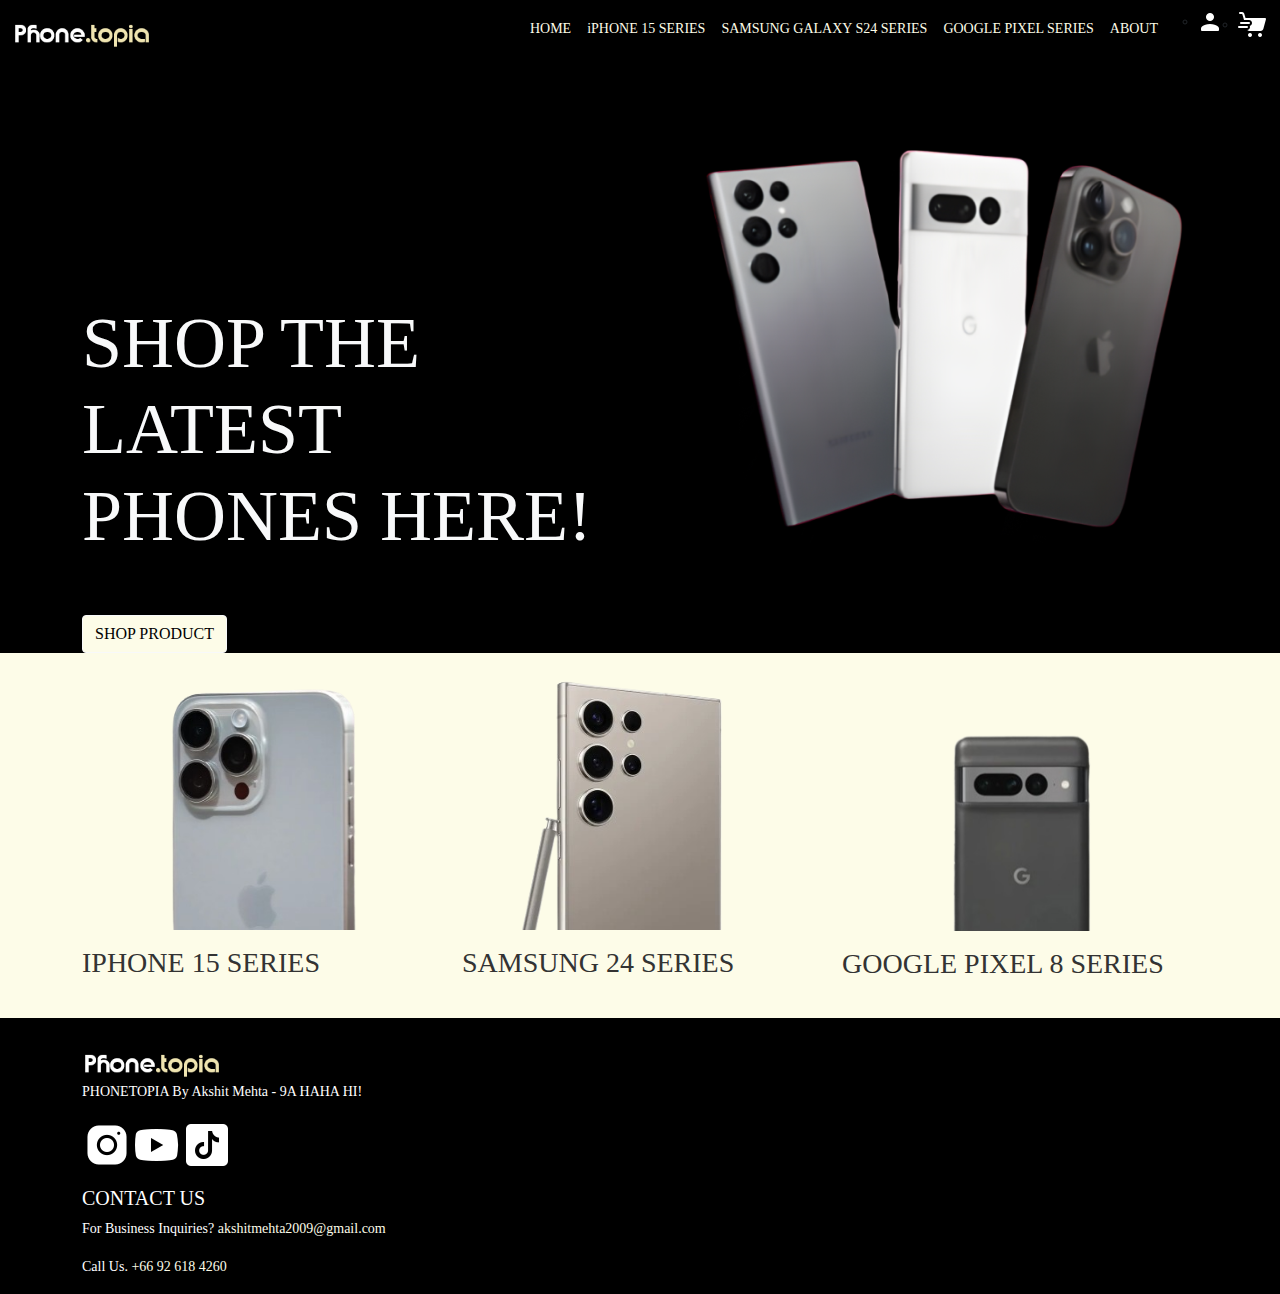
<file: index.html>
<!DOCTYPE html>
<html>
  <head>
    <title>PhoneTopia</title>
    <link rel="stylesheet" type="text/css" href="bootstrap.min.css">
    <link rel="stylesheet" type="text/css" href="style.css">
    <link rel="preconnect" href="https://fonts.googleapis.com">
    <link rel="preconnect" href="https://fonts.gstatic.com" crossorigin>
    <link href="https://fonts.googleapis.com/css2?family=Kranky&family=Platypi:ital,wght@0,300..800;1,300..800&display=swap" rel="stylesheet">
  </head>
  <body>
    <header class="header">
      <nav class="navbar navbar-expand-lg">
        <div class="container-fluid">
          <a href="index.html">
            <img src="main-logo.png" class="logo">
          </a>
            <div >
              <ul id="navbar" class="navbar-nav">
                <li class="nav-item">
                  <a class="nav-link" href="#home">HOME</a>
                </li>
                <li class="nav-item">
                  <a class="nav-link" href="apple.html">iPHONE 15 SERIES</a>
                </li>
                <li class="nav-item">
                  <a class="nav-link" href="samsung.html">SAMSUNG GALAXY S24 SERIES</a>
                </li>
                <li class="nav-item">
                  <a class="nav-link" href="google.html">GOOGLE PIXEL SERIES</a>
                </li>
                <li class="nav-item">
                  <a class="nav-link" href="#footer">ABOUT</a>
                </li>
                <li class="nav-item">
                  <div class="user-items">
                    <ul class="d-flex">
                      <li class="pe-3">
                        <a href="account.html">
                          <img src="user-logo.png">
                        </a>
                      </li>
                      <li>
                        <a href="cart.html">
                          <img src="cart-logo.png">
                        </a>
                      </li>
                    </ul>
                  </div>
                </li>
              </ul>
            </div>
        </div>
      </nav>
    </header>
    <section id="home" class="bg-black">
            <div class="container">
              <div class="row align-items-center">
                <div class="col-md-6">
                  <div>
                    <h1 class="display-2  text-light pb-5 banner">SHOP THE LATEST PHONES HERE!</h1>
                    <a id='shop-products'href="shop.html" class="btn btn-medium btn-light btn-rounded-none">SHOP PRODUCT</a>
                  </div>
                </div>
                <div class="col-md-5">
                  <div>
                    <img src="banner-image.png">
                  </div>
                </div>
              </div>
            </div>
    </section> 
    <section id="mobile-products" class="product-store">
      <div class="container">
        <div class="row">
          <div class="col-md-4">
            <div class="product-card position-relative">
              <div>
                <img src="iphone-15-series.png" class="img-fluid" alt="iPhone 15 Series">
              </div>
              <div class="cart-concern position-absolute">
                <div class="cart-button">
                  <a href="apple.html" class="btn btn-medium products-button">View</a>
                </div>
              </div>
              <div class="card-detail pt-3">
                <h3 class="card-title">
                  <a href="apple.html">IPHONE 15 SERIES</a>
                </h3>
              </div>
            </div>
          </div>
          <div class="col-md-4">
            <div class="product-card position-relative">
              <div>
                <img src="s24-series.png" class="img-fluid" alt="Samsung 24 Series">
              </div>
              <div class="cart-concern position-absolute">
                <div class="cart-button">
                  <a href="samsung.html" class="btn btn-medium products-button">View</a>
                </div>
              </div>
              <div class="card-detail pt-3">
                <h3 class="card-title">
                  <a href="samsung.html">SAMSUNG 24 SERIES</a>
                </h3>
              </div>
            </div>
          </div>
          <div class="col-md-4">
            <div class="product-card position-relative">
              <div>
                <img src="pixel8-series.png" class="img-fluid" alt="Google Pixel 8 Series">
              </div>
              <div class="cart-concern position-absolute">
                <div class="cart-button">
                  <a href="google.html" class="btn btn-medium products-button">View</a>
                </div>
              </div>
              <div class="card-detail pt-3">
                <h3 class="card-title">
                  <a href="google.html">GOOGLE PIXEL 8 SERIES</a>
                </h3>
              </div>
            </div>
          </div>   
        </div>
      </div>
    </section>
    <footer id="footer" class="overflow-hidden">
      <div class="container">
        <div class="row">
          <div>
            <div class="row d-flex justify-content-between">
              <div>
                <div>
                  <img src="main-logo.png">
                  <p>PHONETOPIA By Akshit Mehta - 9A HAHA HI!</p>
                  <div class="social-links">
                    <ul class="d-flex list-unstyled">
                      <li>
                        <a href="https://www.instagram.com/itzmeeakshit">
                          <image src="instagram-icon.png"></image>
                        </a>
                      </li>
                      <li>
                        <a href="https://www.youtube.com/@itzmeeakshit">
                          <image src="youtube-icon.png"></image>
                        </a>
                      </li>
                      <li>
                        <a href="https://www.tiktok.com/@itzmeeakshit">
                          <image src="tiktok-icon.png"></image>
                        </a>
                      </li>
                    </ul>
                  </div>
                </div>
              </div>
              </div>
              <div>
                <div>
                  <h5>CONTACT US</h5>
                  <p>For Business Inquiries? <a class="a-footer" href="#">akshitmehta2009@gmail.com</a>
                  </p>
                  <p>Call Us. <a class="a-footer" href="#">+66 92 618 4260</a>
                  </p>
                </div>
              </div>
            </div>
          </div>
        </div>
      </div>
    </footer>
  </body>
</html>
</file>
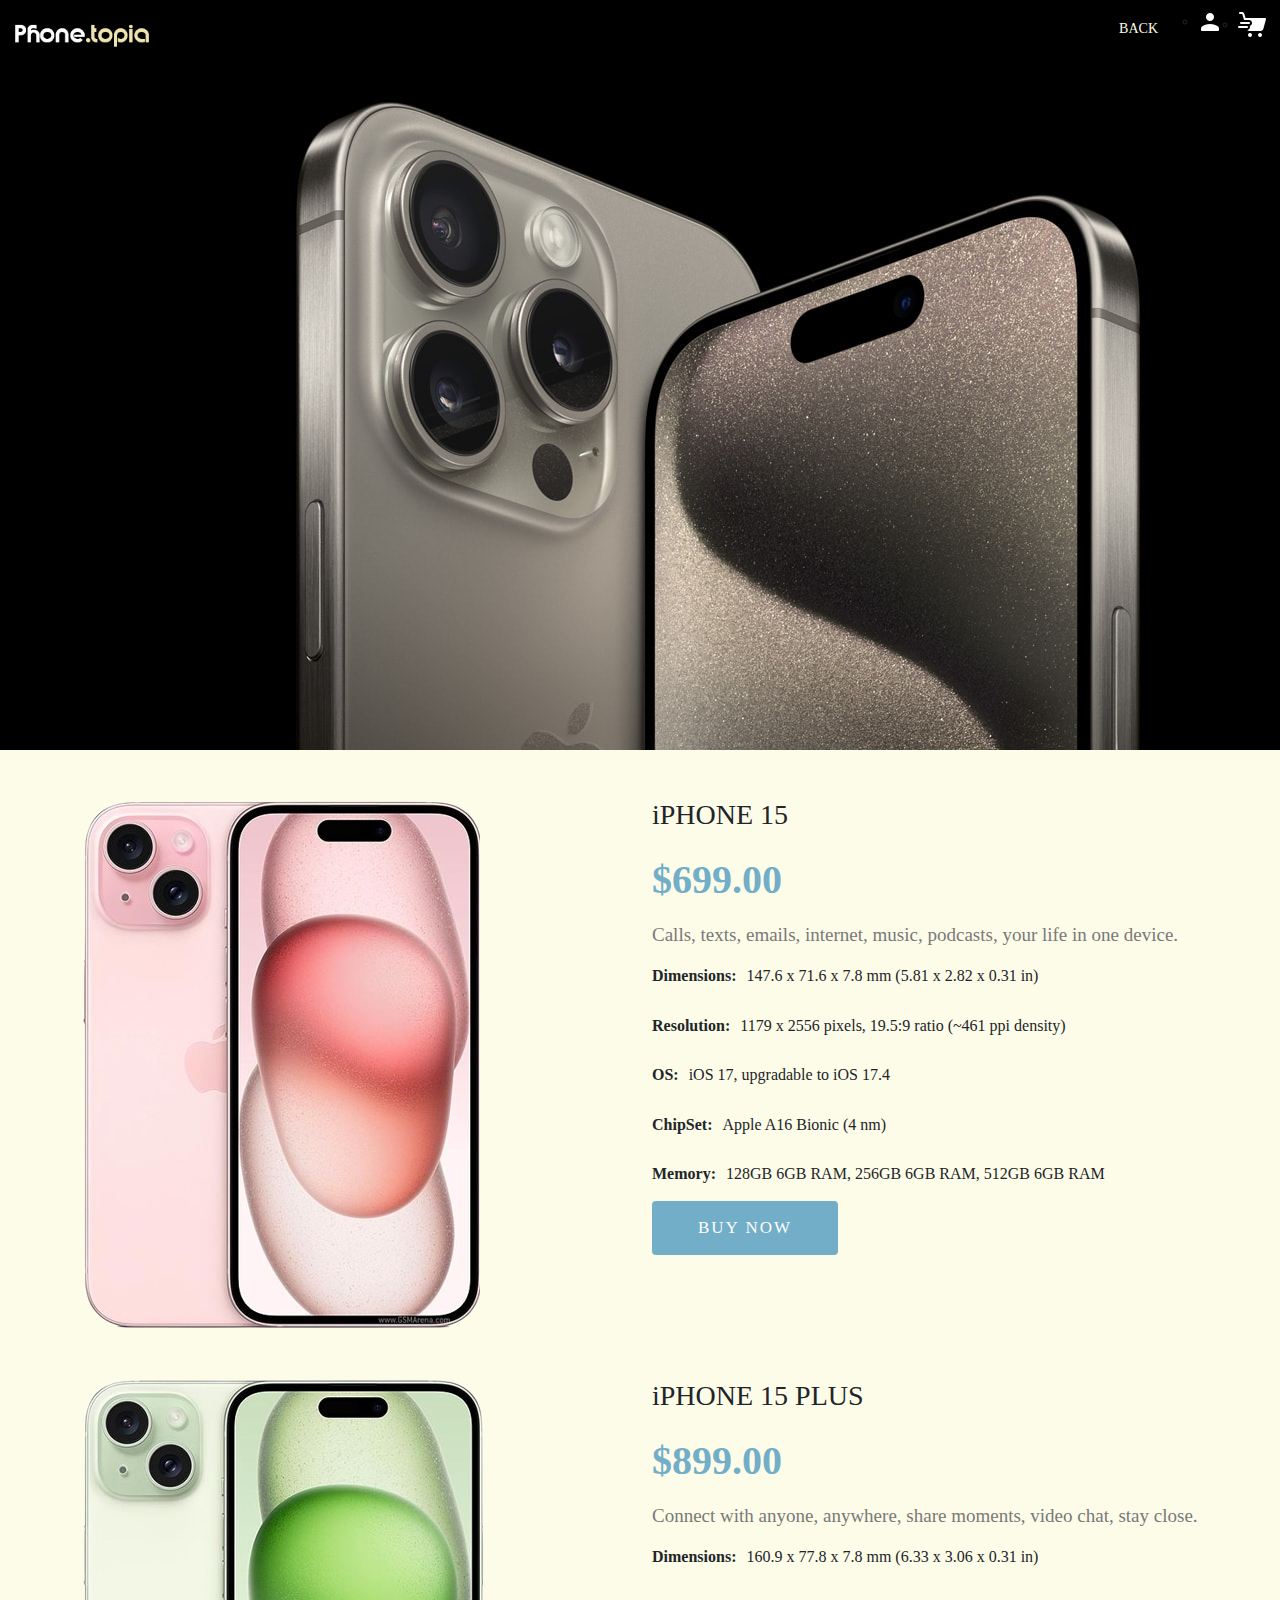
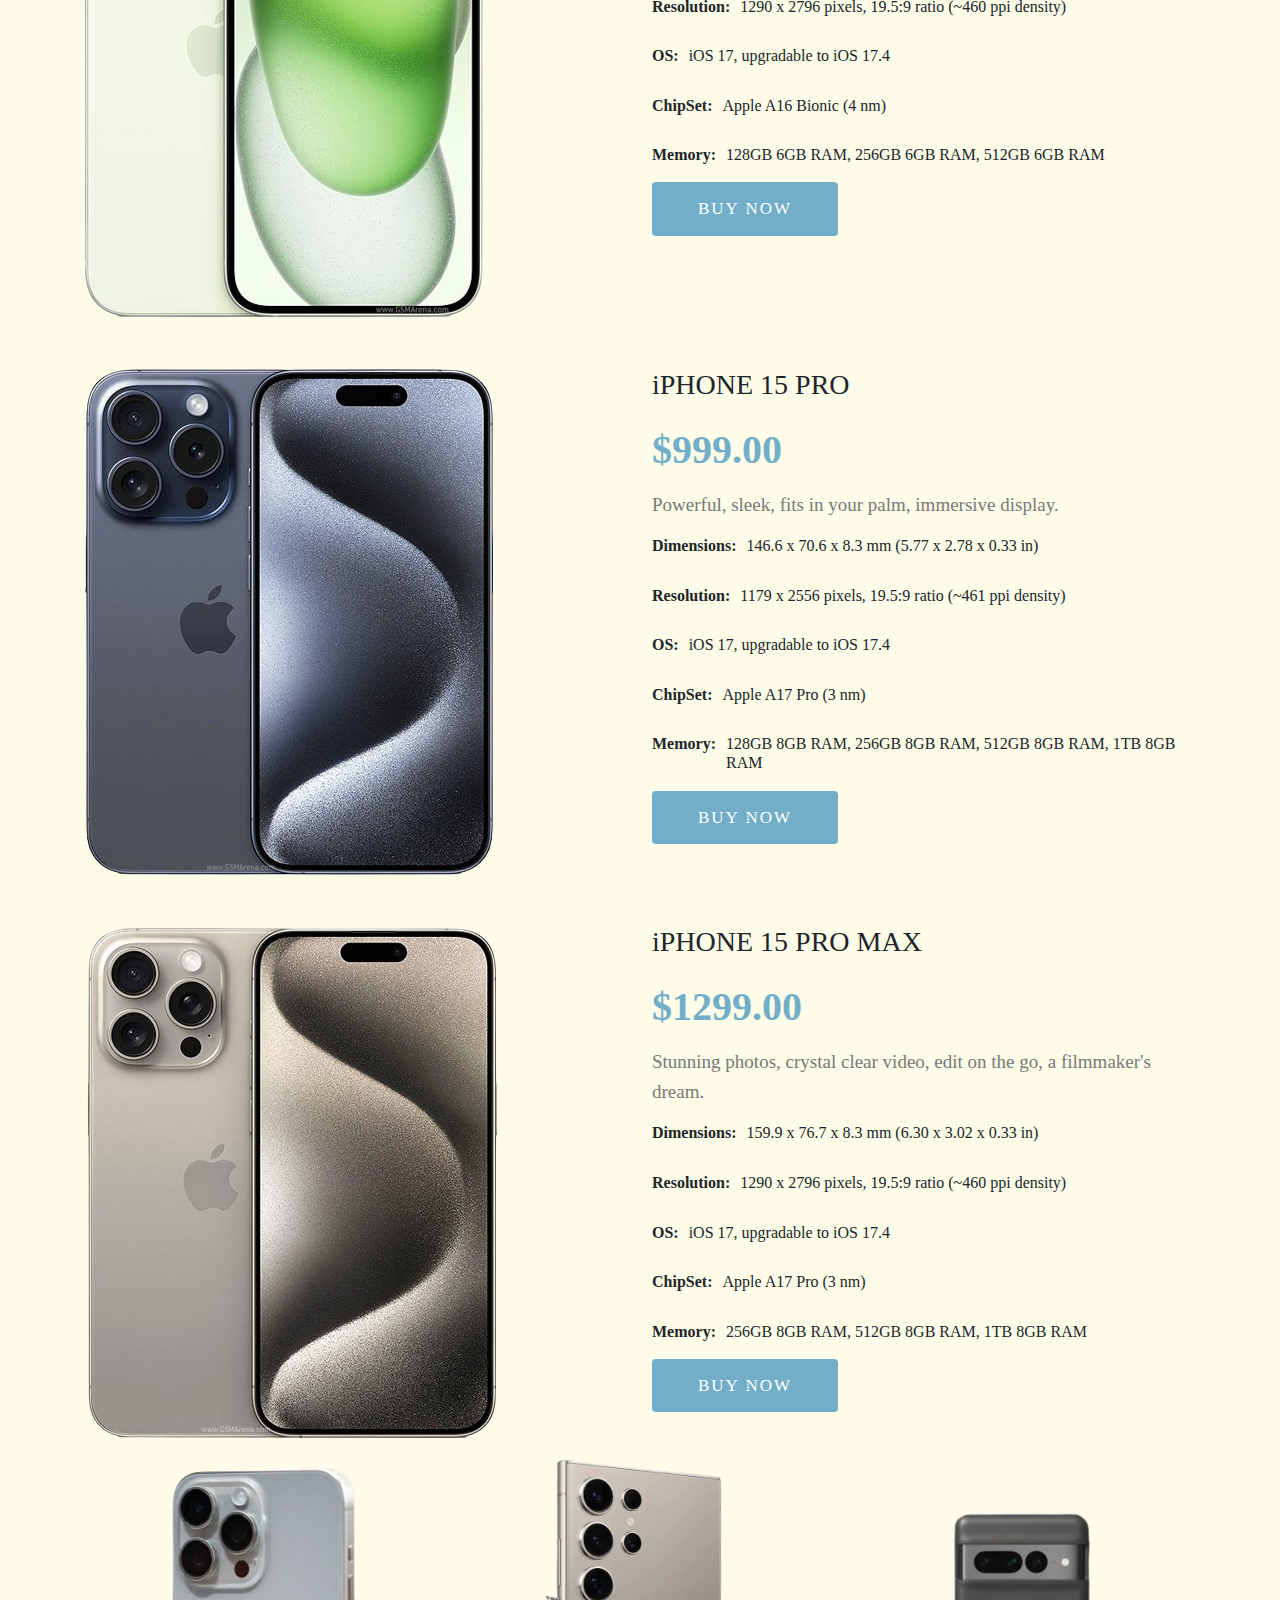
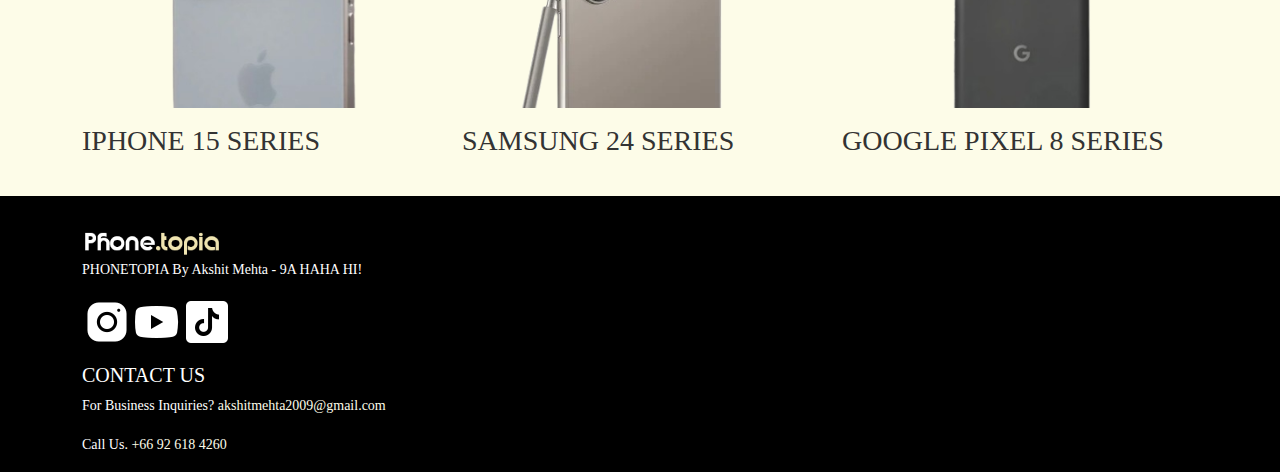
<file: apple.html>
<!DOCTYPE html>
<html>
  <head>
    <title>PhoneTopia</title>
    <link rel="stylesheet" type="text/css" href="bootstrap.min.css">
    <link rel="stylesheet" type="text/css" href="style.css">
    <link rel="preconnect" href="https://fonts.googleapis.com">
    <link rel="preconnect" href="https://fonts.gstatic.com" crossorigin>
    <link href="https://fonts.googleapis.com/css2?family=Kranky&family=Platypi:ital,wght@0,300..800;1,300..800&display=swap" rel="stylesheet">
  </head>
  <body>
    <header class="header">
      <nav class="navbar navbar-expand-lg">
        <div class="container-fluid">
          <a href="index.html">
            <img src="main-logo.png" class="logo">
          </a>
            <div>
              <ul id="navbar" class="navbar-nav">
                <li class="nav-item">
                  <a class="nav-link" href="index.html">BACK</a>
                </li>
                <li class="nav-item">
                  <div class="user-items">
                    <ul class="d-flex">
                      <li class="pe-3">
                        <a href="account.html">
                          <img src="user-logo.png">
                        </a>
                      </li>
                      <li>
                        <a href="cart.html">
                          <img src="cart-logo.png">
                        </a>
                      </li>
                    </ul>
                  </div>
                </li>
            </ul>
         </div>
        </div>
      </nav>
      </nav>
    </header>
    <section style="background-image: url('apple-banner.png');" id="samsung-home" class="position-relative overflow-hidden bg-black"></section>
    <section>
        <div class="container">
          <div class="row mt-5">
            <div class="col-lg-6">
              <div>
                <img src="iphone-15.png">
              </div>
            </div>
            <div class="col-lg-6">
              <div>
                <div>
                  <h3>iPHONE 15</h3>
                 
                </div>
                <div class="pt-3 pb-3">
                  <strong class="price display-6 fw-bold">$699.00</strong>
                </div>
                <p class="product-description"> Calls, texts, emails, internet, music, podcasts, your life in one device.</p>
                </div>
                <div>
                  <div class="d-flex">
                    <h4 class="fw-bold item-details">Dimensions: </h4><h4 class="item-details">147.6 x 71.6 x 7.8 mm (5.81 x 2.82 x 0.31 in)</h4>
                  </div>
                  <br>
                  <div class="d-flex">
                    <h4 class="fw-bold item-details">Resolution: </h4><h4 class="item-details">1179 x 2556 pixels, 19.5:9 ratio (~461 ppi density)</h4>
                  </div>
                  <br>
                  <div class="d-flex">
                    <h4 class="fw-bold item-details">OS: </h4><h4 class="item-details">iOS 17, upgradable to iOS 17.4</h4>
                  </div>
                  <br>
                  <div class="d-flex">
                    <h4 class="fw-bold item-details">ChipSet: </h4><h4 class="item-details">Apple A16 Bionic (4 nm)</h4>
                  </div>
                  <br>
                  <div class="d-flex">
                    <h4 class="fw-bold item-details">Memory: </h4><h4 class="item-details">128GB 6GB RAM, 256GB 6GB RAM, 512GB 6GB RAM</h4>
                  </div>
                  <div class="d-flex">
                    <a href="https://www.apple.com/th/shop/buy-iphone/iphone-15">
                      <button class="btn buy-now-button">BUY NOW</button>
                    </a>
                  </div>
                </div>
              </div>
            </div>
          </div>
        </div>
      </section>
      <section>
        <div class="container">
          <div class="row mt-5">
            <div class="col-lg-6">
              <div>
                <img src="iphone-15-plus.png">
              </div>
            </div>
            <div class="col-lg-6">
              <div>
                <div>
                  <h3>iPHONE 15 PLUS</h3>  
                </div>
                <div class="pt-3 pb-3">
                  <strong class="price display-6 fw-bold">$899.00</strong>
                </div>
                <p class="product-description">Connect with anyone, anywhere, share moments, video chat, stay close.</p>
                </div>
                <div>
                  <div class="d-flex">
                    <h4 class="fw-bold item-details">Dimensions: </h4><h4 class="item-details">160.9 x 77.8 x 7.8 mm (6.33 x 3.06 x 0.31 in)</h4>
                  </div>
                  <br>
                  <div class="d-flex">
                    <h4 class="fw-bold item-details">Resolution: </h4><h4 class="item-details">1290 x 2796 pixels, 19.5:9 ratio (~460 ppi density)</h4>
                  </div>
                  <br>
                  <div class="d-flex">
                    <h4 class="fw-bold item-details">OS: </h4><h4 class="item-details">iOS 17, upgradable to iOS 17.4</h4>
                  </div>
                  <br>
                  <div class="d-flex">
                    <h4 class="fw-bold item-details">ChipSet: </h4><h4 class="item-details">Apple A16 Bionic (4 nm)</h4>
                  </div>
                  <br>
                  <div class="d-flex">
                    <h4 class="fw-bold item-details">Memory: </h4><h4 class="item-details">128GB 6GB RAM, 256GB 6GB RAM, 512GB 6GB RAM</h4>
                  </div>
                  <div class="d-flex">
                    <a href="https://www.apple.com/th/shop/buy-iphone/iphone-15">
                      <button class="btn buy-now-button">BUY NOW</button>
                    </a>
                  </div>
                </div>
              </div>
            </div>
          </div>
        </div>
      </section>
      <section>
        <div class="container">
          <div class="row mt-5">
            <div class="col-lg-6">
              <div>
                <img src="iphone-15-pro.png">
              </div>
            </div>
            <div class="col-lg-6">
              <div>
                <div>
                  <h3>iPHONE 15 PRO</h3>
                </div>
                <div class="pt-3 pb-3">
                  <strong class="price display-6 fw-bold">$999.00</strong>
                </div>
                <p class="product-description">Powerful, sleek, fits in your palm, immersive display.</p>
                </div>
                <div>
                  <div class="d-flex">
                    <h4 class="fw-bold item-details">Dimensions: </h4><h4 class="item-details">146.6 x 70.6 x 8.3 mm (5.77 x 2.78 x 0.33 in)</h4>
                  </div>
                  <br>
                  <div class="d-flex">
                    <h4 class="fw-bold item-details">Resolution: </h4><h4 class="item-details">1179 x 2556 pixels, 19.5:9 ratio (~461 ppi density)</h4>
                  </div>
                  <br>
                  <div class="d-flex">
                    <h4 class="fw-bold item-details">OS: </h4><h4 class="item-details">iOS 17, upgradable to iOS 17.4</h4>
                  </div>
                  <br>
                  <div class="d-flex">
                    <h4 class="fw-bold item-details">ChipSet: </h4><h4 class="item-details">Apple A17 Pro (3 nm)</h4>
                  </div>
                  <br>
                  <div class="d-flex">
                    <h4 class="fw-bold item-details">Memory: </h4><h4 class="item-details">128GB 8GB RAM, 256GB 8GB RAM, 512GB 8GB RAM, 1TB 8GB RAM</h4>
                  </div>
                  <div class="d-flex">
                    <a href="https://www.apple.com/th/shop/buy-iphone/iphone-15-pro">
                      <button class="btn buy-now-button">BUY NOW</button>
                    </a>
                  </div>
                </div>
              </div>
            </div>
          </div>
        </div>
      </section>
      <section>
        <div class="container">
          <div class="row mt-5">
            <div class="col-lg-6">
              <div>
                <img src="iphone-15-pro-max.png">
              </div>
            </div>
            <div class="col-lg-6">
              <div>
                <div>
                  <h3>iPHONE 15 PRO MAX</h3>         
                </div>
                <div class="pt-3 pb-3">
                  <strong class="price display-6 fw-bold">$1299.00</strong>
                </div>
                <p class="product-description">Stunning photos, crystal clear video, edit on the go, a filmmaker's dream.</p>
                </div>
                <div>
                  <div class="d-flex">
                    <h4 class="fw-bold item-details">Dimensions: </h4><h4 class="item-details">159.9 x 76.7 x 8.3 mm (6.30 x 3.02 x 0.33 in)</h4>
                  </div>
                  <br>
                  <div class="d-flex">
                    <h4 class="fw-bold item-details">Resolution: </h4><h4 class="item-details">1290 x 2796 pixels, 19.5:9 ratio (~460 ppi density)</h4>
                  </div>
                  <br>
                  <div class="d-flex">
                    <h4 class="fw-bold item-details">OS: </h4><h4 class="item-details">iOS 17, upgradable to iOS 17.4</h4>
                  </div>
                  <br>
                  <div class="d-flex">
                    <h4 class="fw-bold item-details">ChipSet: </h4><h4 class="item-details">Apple A17 Pro (3 nm)</h4>
                  </div>
                  <br>
                  <div class="d-flex">
                    <h4 class="fw-bold item-details">Memory: </h4><h4 class="item-details">256GB 8GB RAM, 512GB 8GB RAM, 1TB 8GB RAM</h4>
                  </div>
                  <div class="d-flex">
                    <a href="https://www.apple.com/th/shop/buy-iphone/iphone-15-pro">
                      <button class="btn buy-now-button">BUY NOW</button>
                    </a>
                  </div>
                </div>
              </div>
            </div>
          </div>
        </div>
      </section>
    
      <section class="product-store">
        <div class="container">
          <div class="row">
            <div class="col-md-4">
              <div class="product-card position-relative">
                <div>
                  <img src="iphone-15-series.png" class="img-fluid">
                </div>
                <div class="cart-concern position-absolute">
                  <div class="cart-button">
                    <a href="apple.html" class="btn products-button">View</a>
                  </div>
                </div>
                <div class="card-detail pt-3">
                  <h3 class="card-title">
                    <a href="apple.html">IPHONE 15 SERIES</a>
                  </h3>
                </div>
              </div>
            </div>
            <div class="col-md-4">
              <div class="product-card position-relative">
                <div>
                  <img src="s24-series.png" class="img-fluid">
                </div>
                <div class="cart-concern position-absolute">
                  <div class="cart-button">
                    <a href="samsung.html" class="btn products-button">View</a>
                  </div>
                </div>
                <div class="card-detail pt-3">
                  <h3 class="card-title">
                    <a href="samsung.html">SAMSUNG 24 SERIES</a>
                  </h3>
                </div>
              </div>
            </div>
            <div class="col-md-4">
              <div class="product-card position-relative">
                <div>
                  <img src="pixel8-series.png" class="img-fluid">
                </div>
                <div class="cart-concern position-absolute">
                  <div class="cart-button">
                    <a href="google.html" class="btn products-button">View</a>
                  </div>
                </div>
                <div class="card-detail pt-3">
                  <h3 class="card-title">
                    <a href="google.html">GOOGLE PIXEL 8 SERIES</a>
                  </h3>
                </div>
              </div>
            </div>   
          </div>
        </div>
      </section>
      <footer id="footer" class="overflow-hidden">
        <div class="container">
          <div class="row">
            <div>
              <div class="row d-flex justify-content-between">
                <div>
                  <div>
                    <img src="main-logo.png">
                    <p>PHONETOPIA By Akshit Mehta - 9A HAHA HI!</p>
                    <div class="social-links">
                      <ul class="d-flex list-unstyled">
                        <li>
                          <a href="https://www.instagram.com/itzmeeakshit">
                            <image src="instagram-icon.png"></image>
                          </a>
                        </li>
                        <li>
                          <a href="https://www.youtube.com/@itzmeeakshit">
                            <image src="youtube-icon.png"></image>
                          </a>
                        </li>
                        <li>
                          <a href="https://www.tiktok.com/@itzmeeakshit">
                            <image src="tiktok-icon.png"></image>
                          </a>
                        </li>
                      </ul>
                    </div>
                  </div>
                </div>
                </div>
                <div>
                  <div>
                    <h5>CONTACT US</h5>
                    <p>For Business Inquiries? <a class="a-footer" href="#">akshitmehta2009@gmail.com</a>
                    </p>
                    <p>Call Us. <a class="a-footer" href="#">+66 92 618 4260</a>
                    </p>
                  </div>
                </div>
              </div>
            </div>
          </div>
        </div>
      </footer>
</html>
</file>
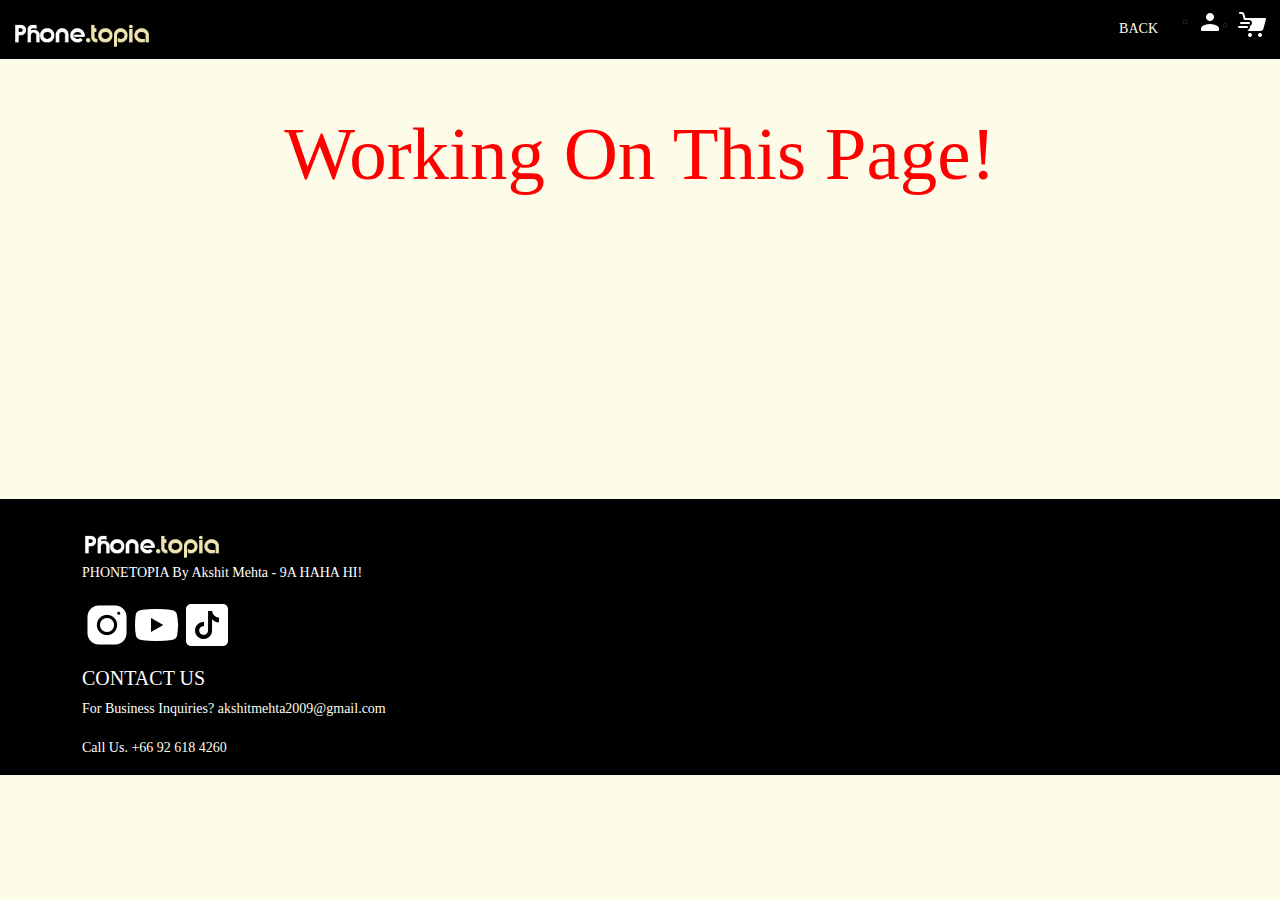
<file: cart.html>
<!DOCTYPE html>
<html>
  <head>
    <title>PhoneTopia</title>
    <link rel="stylesheet" type="text/css" href="bootstrap.min.css">
    <link rel="stylesheet" type="text/css" href="style.css">
    <link rel="preconnect" href="https://fonts.googleapis.com">
    <link rel="preconnect" href="https://fonts.gstatic.com" crossorigin>
    <link href="https://fonts.googleapis.com/css2?family=Kranky&family=Platypi:ital,wght@0,300..800;1,300..800&display=swap" rel="stylesheet">
  </head>
  <body>
    <header class="header header-cart">
      <nav class="navbar navbar-expand-lg">
        <div class="container-fluid">
          <a href="index.html">
            <img src="main-logo.png" class="logo">
          </a>
            <div>
              <ul id="navbar" class="navbar-nav">
                <li class="nav-item">
                  <a class="nav-link" href="index.html">BACK</a>
                </li>
                <li class="nav-item">
                  <div class="user-items">
                    <ul class="d-flex">
                      <li class="pe-3">
                        <a href="account.html">
                          <img src="user-logo.png">
                        </a>
                      </li>
                      <li>
                        <a href="cart.html">
                          <img src="cart-logo.png">
                        </a>
                      </li>
                    </ul>
                  </div>
                </li>
            </ul>
         </div>
        </div>
      </nav>
    </header>
    <section>
        <center>
            <h1  id="working">Working On This Page!</h1>
        </center>
    </section>
    </section>
      <footer id="footer" class="overflow-hidden cart-footer">
        <div class="container">
          <div class="row">
            <div>
              <div class="row d-flex justify-content-between">
                <div>
                  <div>
                    <img src="main-logo.png">
                    <p>PHONETOPIA By Akshit Mehta - 9A HAHA HI!</p>
                    <div class="social-links">
                      <ul class="d-flex list-unstyled">
                        <li>
                          <a href="https://www.instagram.com/itzmeeakshit">
                            <image src="instagram-icon.png"></image>
                          </a>
                        </li>
                        <li>
                          <a href="https://www.youtube.com/@itzmeeakshit">
                            <image src="youtube-icon.png"></image>
                          </a>
                        </li>
                        <li>
                          <a href="https://www.tiktok.com/@itzmeeakshit">
                            <image src="tiktok-icon.png"></image>
                          </a>
                        </li>
                      </ul>
                    </div>
                  </div>
                </div>
                </div>
                <div>
                  <div>
                    <h5>CONTACT US</h5>
                    <p>For Business Inquiries? <a class="a-footer" href="#">akshitmehta2009@gmail.com</a>
                    </p>
                    <p>Call Us. <a class="a-footer" href="#">+66 92 618 4260</a>
                    </p>
                  </div>
                </div>
              </div>
            </div>
          </div>
        </div>
      </footer>
</html>
</file>
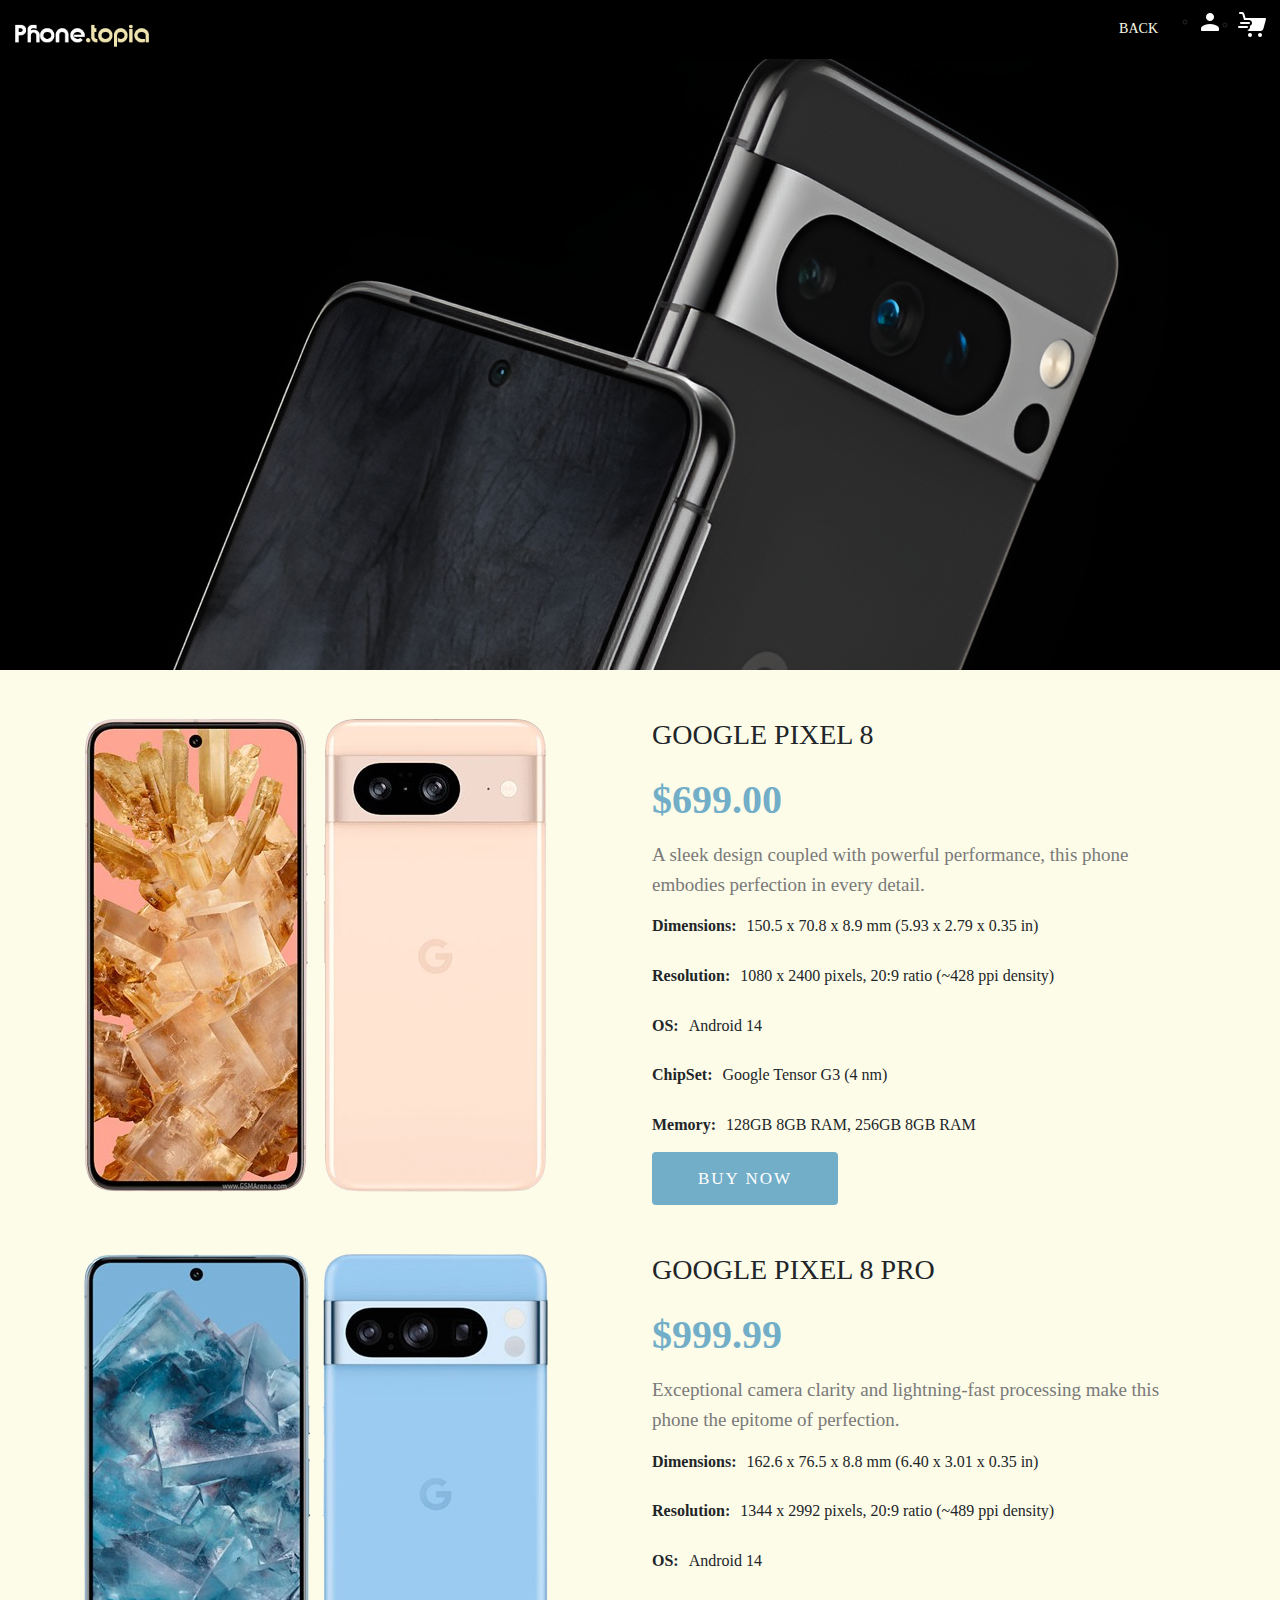
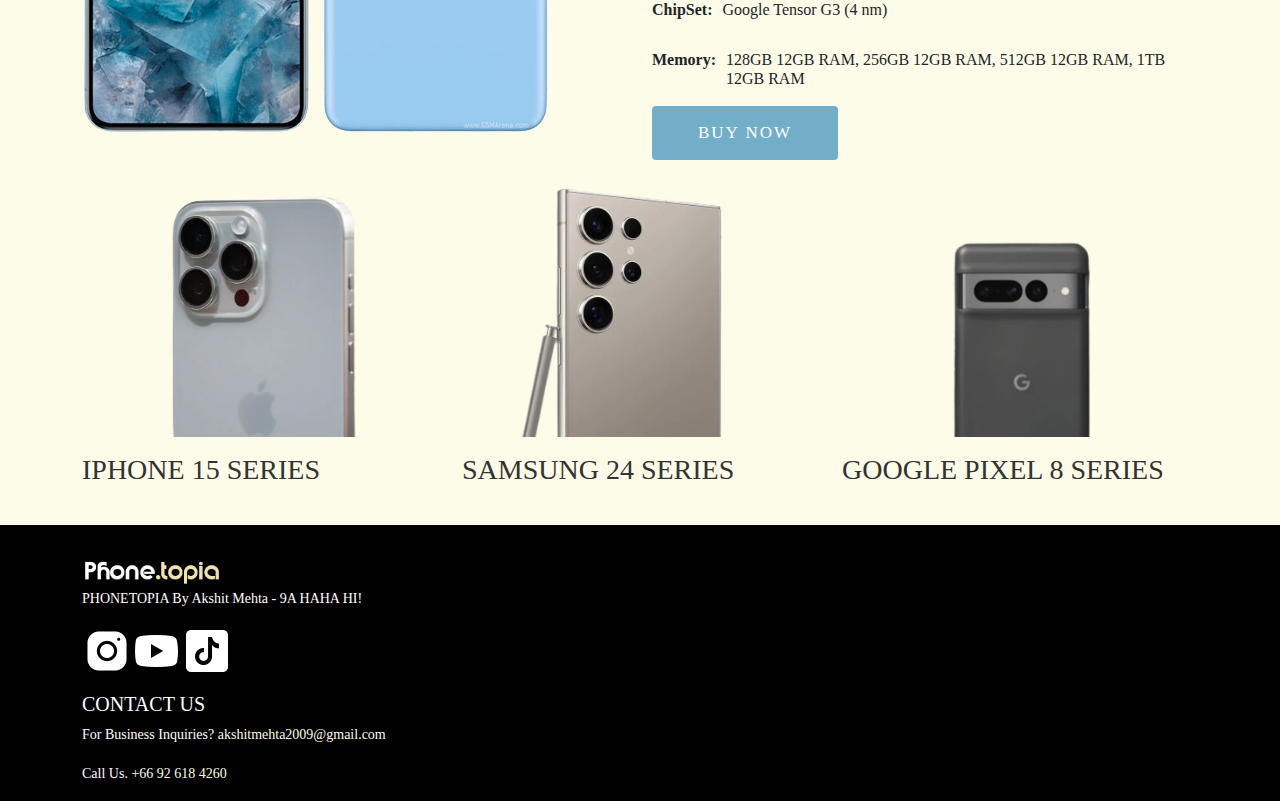
<file: google.html>
<!DOCTYPE html>
<html>
  <head>
    <title>PhoneTopia</title>
    <link rel="stylesheet" type="text/css" href="bootstrap.min.css">
    <link rel="stylesheet" type="text/css" href="style.css">
    <link rel="preconnect" href="https://fonts.googleapis.com">
    <link rel="preconnect" href="https://fonts.gstatic.com" crossorigin>
    <link href="https://fonts.googleapis.com/css2?family=Kranky&family=Platypi:ital,wght@0,300..800;1,300..800&display=swap" rel="stylesheet">
  </head>
  <body>
    <header class="header">
      <nav class="navbar navbar-expand-lg">
        <div class="container-fluid">
          <a href="index.html">
            <img src="main-logo.png" class="logo">
          </a>
            <div>
              <ul id="navbar" class="navbar-nav">
                <li class="nav-item">
                  <a class="nav-link" href="index.html">BACK</a>
                </li>
                <li class="nav-item">
                  <div class="user-items">
                    <ul class="d-flex">
                      <li class="pe-3">
                        <a href="account.html">
                          <img src="user-logo.png">
                        </a>
                      </li>
                      <li>
                        <a href="cart.html">
                          <img src="cart-logo.png">
                        </a>
                      </li>
                    </ul>
                  </div>
                </li>
            </ul>
         </div>
        </div>
      </nav>
    </header>
    <section style="background-image: url('google-pixel-banner.png');" id="google-home"></section>
    <section>
        <div class="container">
          <div class="row mt-5">
            <div class="col-lg-6">
              <div>
                <img src="google-pixel-8.png">
              </div>
            </div>
            <div class="col-lg-6">
              <div>
                <div>
                  <h3>GOOGLE PIXEL 8</h3>
                </div>
                <div class="pt-3 pb-3">
                  <strong class="price display-6 fw-bold">$699.00</strong>
                </div>
                <p class="product-description">A sleek design coupled with powerful performance, this phone embodies perfection in every detail.</p>
                </div>
                <div>
                  <div class="d-flex">
                    <h4 class="fw-bold item-details">Dimensions: </h4><h4 class="item-details">150.5 x 70.8 x 8.9 mm (5.93 x 2.79 x 0.35 in)</h4>
                  </div>
                  <br>
                  <div class="d-flex">
                    <h4 class="fw-bold item-details">Resolution: </h4><h4 class="item-details">1080 x 2400 pixels, 20:9 ratio (~428 ppi density)</h4>
                  </div>
                  <br>
                  <div class="d-flex">
                    <h4 class="fw-bold item-details">OS: </h4><h4 class="item-details">Android 14</h4>
                  </div>
                  <br>
                  <div class="d-flex">
                    <h4 class="fw-bold item-details">ChipSet: </h4><h4 class="item-details">Google Tensor G3 (4 nm)</h4>
                  </div>
                  <br>
                  <div class="d-flex">
                    <h4 class="fw-bold item-details">Memory: </h4><h4 class="item-details">128GB 8GB RAM, 256GB 8GB RAM</h4>
                  </div>
                  <div class="d-flex">
                    <a href="https://store.google.com/us/config/pixel_8">
                        <button class="btn buy-now-button">BUY NOW</button>
                    </a>
                  </div>
                </div>
              </div>
            </div>
          </div>
        </div>
      </section>
      <section>
        <div class="container">
          <div class="row mt-5">
            <div class="col-lg-6">
              <div>
                <img src="google-pixel-8-pro.png">
              </div>
            </div>
            <div class="col-lg-6">
              <div class="product-info">
                <div>
                  <h3>GOOGLE PIXEL 8 PRO</h3>
                </div>
                <div class="pt-3 pb-3">
                  <strong class="price display-6 fw-bold">$999.99</strong>
                </div>
                <p class="product-description">Exceptional camera clarity and lightning-fast processing make this phone the epitome of perfection.</p>
                </div>
                <div>
                  <div class="d-flex">
                    <h4 class="fw-bold item-details">Dimensions: </h4><h4 class="item-details">162.6 x 76.5 x 8.8 mm (6.40 x 3.01 x 0.35 in)</h4>
                  </div>
                  <br>
                  <div class="d-flex">
                    <h4 class="fw-bold item-details">Resolution: </h4><h4 class="item-details">1344 x 2992 pixels, 20:9 ratio (~489 ppi density)</h4>
                  </div>
                  <br>
                  <div class="d-flex">
                    <h4 class="fw-bold item-details">OS: </h4><h4 class="item-details">Android 14</h4>
                  </div>
                  <br>
                  <div class="d-flex">
                    <h4 class="fw-bold item-details">ChipSet: </h4><h4 class="item-details">Google Tensor G3 (4 nm)</h4>
                  </div>
                  <br>
                  <div class="d-flex">
                    <h4 class="fw-bold item-details">Memory: </h4><h4 class="item-details">128GB 12GB RAM, 256GB 12GB RAM, 512GB 12GB RAM, 1TB 12GB RAM</h4>
                  </div>
                  <div class="d-flex">
                    <a href="https://store.google.com/us/config/pixel_8_pro">
                    <button class="btn buy-now-button">BUY NOW</button>
                    </a>
                  </div>
                </div>
              </div>
            </div>
          </div>
        </div>
      </section>
      <section id="mobile-products" class="product-store">
        <div class="container">
          <div class="row">
            <div class="col-md-4">
              <div class="product-card position-relative">
                <div>
                  <img src="iphone-15-series.png" class="img-fluid" alt="iPhone 15 Series">
                </div>
                <div class="cart-concern position-absolute">
                  <div class="cart-button">
                    <a href="apple.html" class="btn btn-medium products-button">View</a>
                  </div>
                </div>
                <div class="card-detail pt-3">
                  <h3 class="card-title">
                    <a href="apple.html">IPHONE 15 SERIES</a>
                  </h3>
                </div>
              </div>
            </div>
            <div class="col-md-4">
              <div class="product-card position-relative">
                <div>
                  <img src="s24-series.png" class="img-fluid" alt="Samsung 24 Series">
                </div>
                <div class="cart-concern position-absolute">
                  <div class="cart-button">
                    <a href="samsung.html" class="btn btn-medium products-button">View</a>
                  </div>
                </div>
                <div class="card-detail pt-3">
                  <h3 class="card-title">
                    <a href="samsung.html">SAMSUNG 24 SERIES</a>
                  </h3>
                </div>
              </div>
            </div>
            <div class="col-md-4">
              <div class="product-card position-relative">
                <div>
                  <img src="pixel8-series.png" class="img-fluid" alt="Google Pixel 8 Series">
                </div>
                <div class="cart-concern position-absolute">
                  <div class="cart-button">
                    <a href="google.html" class="btn btn-medium products-button">View</a>
                  </div>
                </div>
                <div class="card-detail pt-3">
                  <h3 class="card-title">
                    <a href="google.html">GOOGLE PIXEL 8 SERIES</a>
                  </h3>
                </div>
              </div>
            </div>   
          </div>
        </div>
      </section>
      <footer id="footer" class="overflow-hidden">
        <div class="container">
          <div class="row">
            <div>
              <div class="row d-flex justify-content-between">
                <div>
                  <div>
                    <img src="main-logo.png">
                    <p>PHONETOPIA By Akshit Mehta - 9A HAHA HI!</p>
                    <div class="social-links">
                      <ul class="d-flex list-unstyled">
                        <li>
                          <a href="https://www.instagram.com/itzmeeakshit">
                            <image src="instagram-icon.png"></image>
                          </a>
                        </li>
                        <li>
                          <a href="https://www.youtube.com/@itzmeeakshit">
                            <image src="youtube-icon.png"></image>
                          </a>
                        </li>
                        <li>
                          <a href="https://www.tiktok.com/@itzmeeakshit">
                            <image src="tiktok-icon.png"></image>
                          </a>
                        </li>
                      </ul>
                    </div>
                  </div>
                </div>
                </div>
                <div>
                  <div>
                    <h5>CONTACT US</h5>
                    <p>For Business Inquiries? <a class="a-footer" href="#">akshitmehta2009@gmail.com</a>
                    </p>
                    <p>Call Us. <a class="a-footer" href="#">+66 92 618 4260</a>
                    </p>
                  </div>
                </div>
              </div>
            </div>
          </div>
        </div>
      </footer>
</html>
</file>
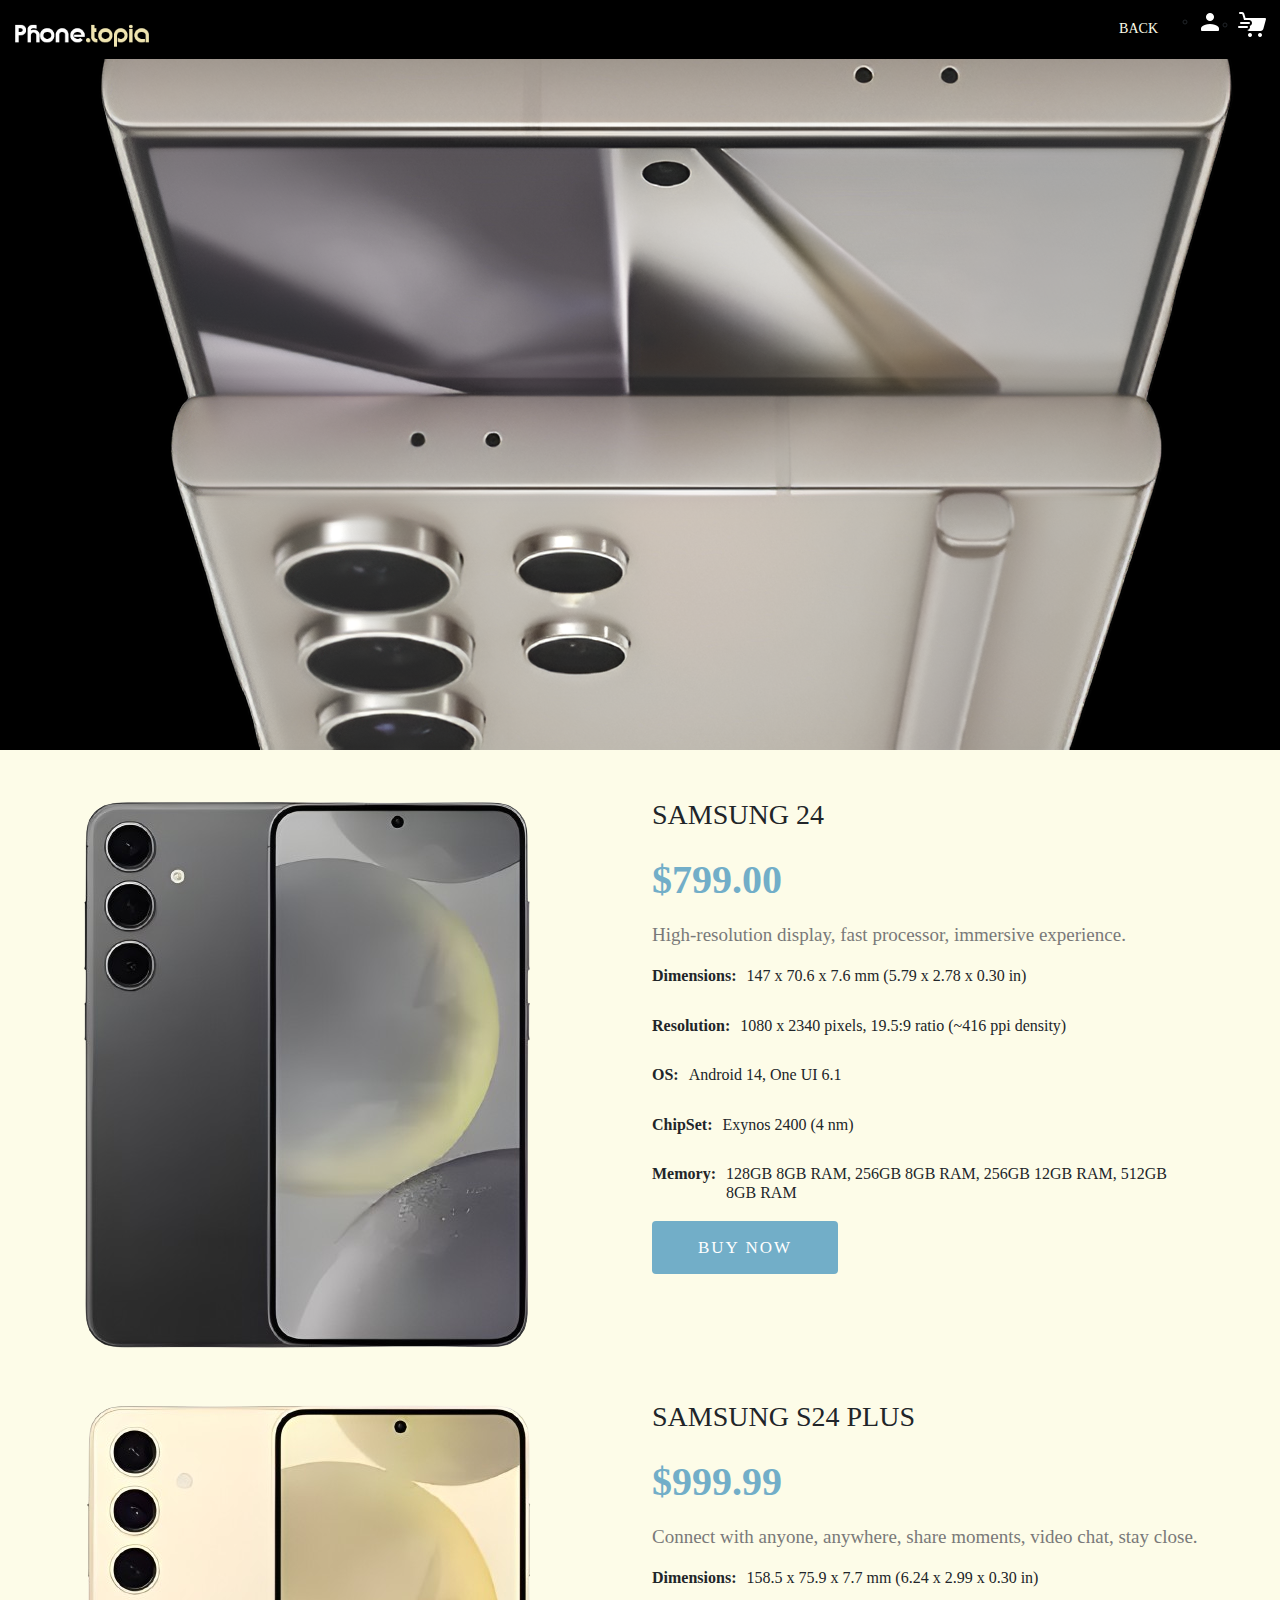
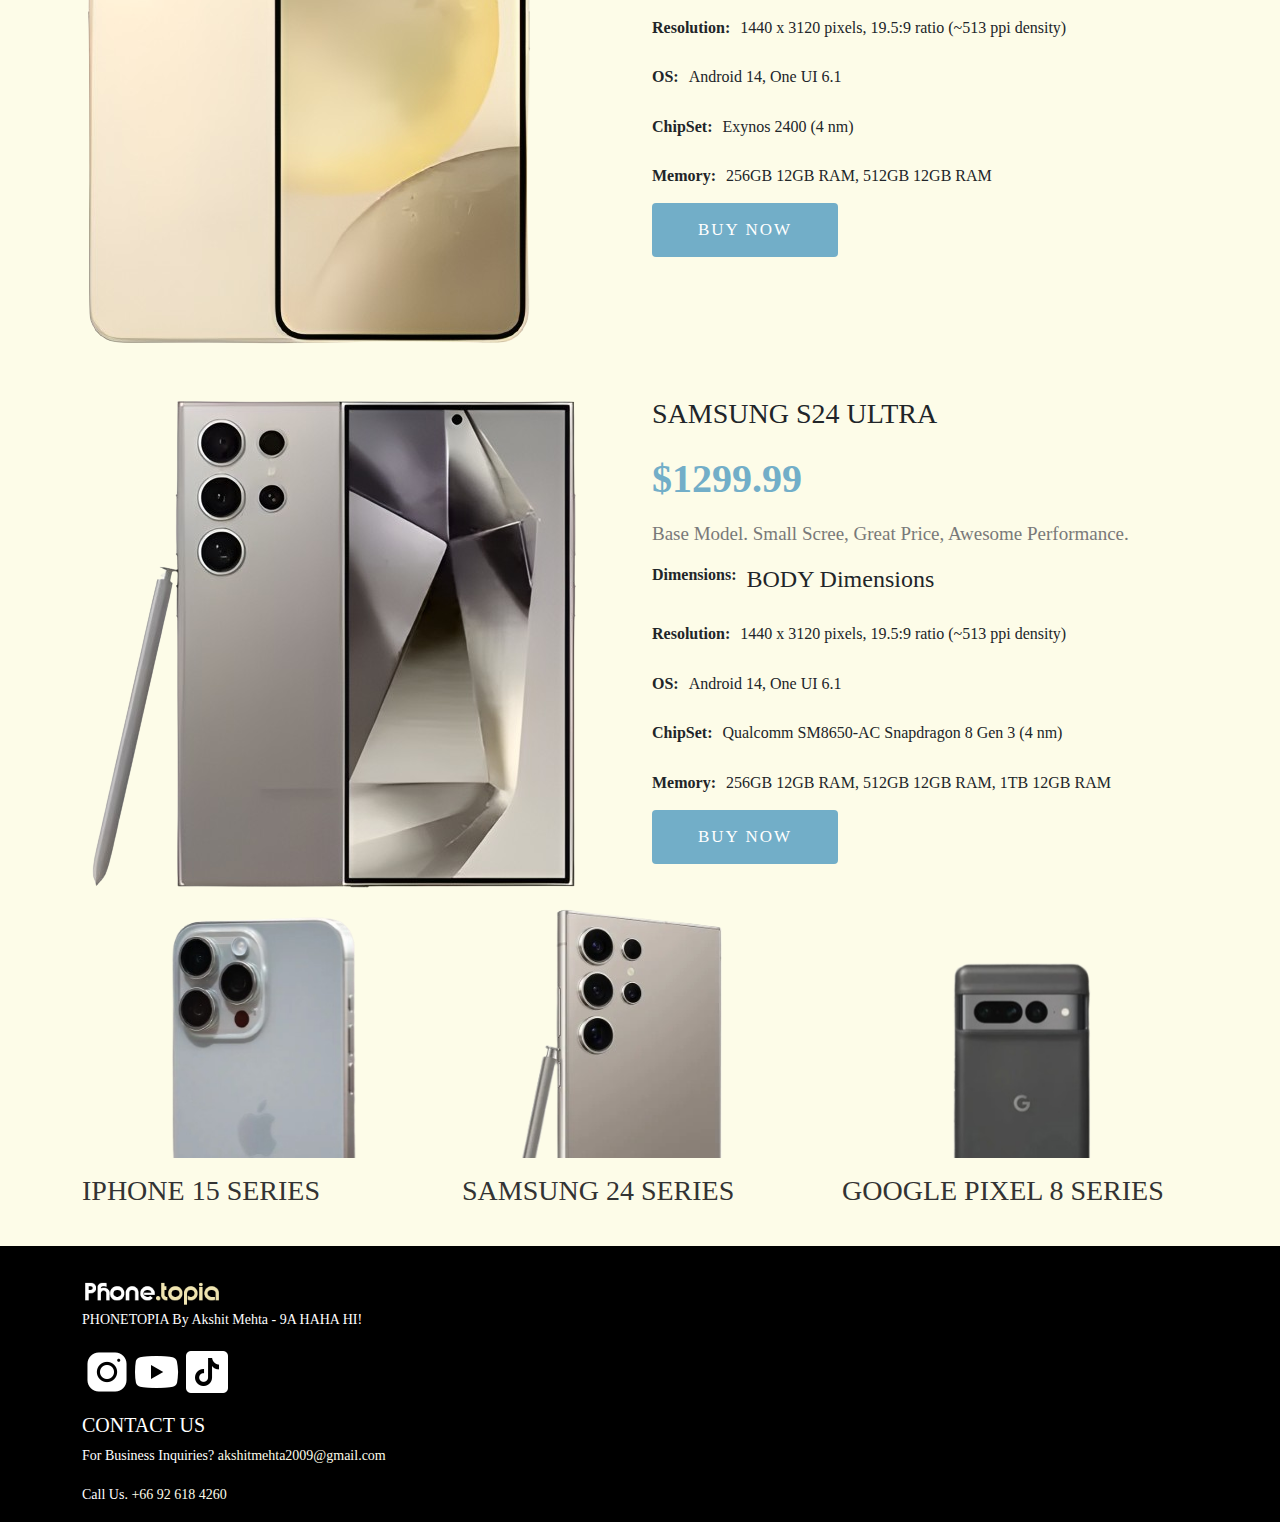
<file: samsung.html>
<!DOCTYPE html>
<html>
  <head>
    <title>PhoneTopia</title>
    <link rel="stylesheet" type="text/css" href="bootstrap.min.css">
    <link rel="stylesheet" type="text/css" href="style.css">
    <link rel="preconnect" href="https://fonts.googleapis.com">
    <link rel="preconnect" href="https://fonts.gstatic.com" crossorigin>
    <link href="https://fonts.googleapis.com/css2?family=Kranky&family=Platypi:ital,wght@0,300..800;1,300..800&display=swap" rel="stylesheet">
  </head>
  <body>
    <header class="header">
      <nav class="navbar navbar-expand-lg">
        <div class="container-fluid">
          <a href="index.html">
            <img src="main-logo.png" class="logo">
          </a>
            <div>
              <ul id="navbar" class="navbar-nav">
                <li class="nav-item">
                  <a class="nav-link" href="index.html">BACK</a>
                </li>
                <li class="nav-item">
                  <div class="user-items">
                    <ul class="d-flex">
                      <li class="pe-3">
                        <a href="account.html">
                          <img src="user-logo.png">
                        </a>
                      </li>
                      <li>
                        <a href="cart.html">
                          <img src="cart-logo.png">
                        </a>
                      </li>
                    </ul>
                  </div>
                </li>
            </ul>
         </div>
        </div>
      </nav>
      </nav>
    </header>
    <section style="background-image: url('samsung-banner.png');" id="samsung-home" class="bg-black"></section>
    <section>
        <div class="container">
          <div class="row mt-5">
            <div class="col-lg-6">
              <div>
                <img src="samsung-s24.png">
              </div>
            </div>
            <div class="col-lg-6">
              <div>
                <div>
                  <h3>SAMSUNG 24</h3>
                </div>
                <div class="product-price pt-3 pb-3">
                  <strong class="price display-6 fw-bold">$799.00</strong>
                </div>
                <p class="product-description">High-resolution display, fast processor, immersive experience.</p>
                </div>
                <div>
                  <div class="d-flex">
                    <h4 class="fw-bold item-details">Dimensions: </h4><h4 class="item-details">147 x 70.6 x 7.6 mm (5.79 x 2.78 x 0.30 in)</h4>
                  </div>
                  <br>
                  <div class="d-flex">
                    <h4 class="fw-bold item-details">Resolution: </h4><h4 class="item-details">1080 x 2340 pixels, 19.5:9 ratio (~416 ppi density)</h4>
                  </div>
                  <br>
                  <div class="d-flex">
                    <h4 class="fw-bold item-details">OS: </h4><h4 class="item-details">Android 14, One UI 6.1</h4>
                  </div>
                  <br>
                  <div class="d-flex">
                    <h4 class="fw-bold item-details">ChipSet: </h4><h4 class="item-details">Exynos 2400 (4 nm)</h4>
                  </div>
                  <br>
                  <div class="d-flex">
                    <h4 class="fw-bold item-details">Memory: </h4><h4 class="item-details">128GB 8GB RAM, 256GB 8GB RAM, 256GB 12GB RAM, 512GB 8GB RAM</h4>
                  </div>
                  <div class="d-flex">
                    <a href="https://www.samsung.com/th/smartphones/galaxy-s24/buy/">
                      <button class="btn buy-now-button">BUY NOW</button>
                    </a>
                  </div>
                </div>
              </div>
            </div>
          </div>
        </div>
      </section>
      <section>
        <div class="container">
          <div class="row mt-5">
            <div class="col-lg-6">
              <div>
                <img src="samsung-s24-plus.png">
              </div>
            </div>
            <div class="col-lg-6">
              <div class="product-info">
                <div>
                  <h3>SAMSUNG S24 PLUS</h3>  
                </div>
                <div class="pt-3 pb-3">
                  <strong class="price display-6 fw-bold">$999.99</strong>
                </div>
                <p class="product-description">Connect with anyone, anywhere, share moments, video chat, stay close.</p>
                </div>
                <div>
                  <div class="d-flex">
                    <h4 class="fw-bold item-details">Dimensions: </h4><h4 class="item-details">158.5 x 75.9 x 7.7 mm (6.24 x 2.99 x 0.30 in)</h4>
                  </div>
                  <br>
                  <div class="d-flex">
                    <h4 class="fw-bold item-details">Resolution: </h4><h4 class="item-details">1440 x 3120 pixels, 19.5:9 ratio (~513 ppi density)</h4>
                  </div>
                  <br>
                  <div class="d-flex">
                    <h4 class="fw-bold item-details">OS: </h4><h4 class="item-details">Android 14, One UI 6.1</h4>
                  </div>
                  <br>
                  <div class="d-flex">
                    <h4 class="fw-bold item-details">ChipSet: </h4><h4 class="item-details">Exynos 2400 (4 nm)</h4>
                  </div>
                  <br>
                  <div class="d-flex">
                    <h4 class="fw-bold item-details">Memory: </h4><h4 class="item-details">256GB 12GB RAM, 512GB 12GB RAM</h4>
                  </div>
                  <div class="d-flex">
                    <a href="https://www.samsung.com/th/smartphones/galaxy-s24/buy/">
                      <button class="btn buy-now-button">BUY NOW</button>
                    </a>
                  </div>
                </div>
              </div>
            </div>
          </div>
        </div>
      </section>
      <section>
        <div class="container">
          <div class="row mt-5">
            <div class="col-lg-6">
              <div>
                <img src="samsung-s24-ultra.png">
              </div>
            </div>
            <div class="col-lg-6">
              <div class="product-info">
                <div>
                  <h3>SAMSUNG S24 ULTRA</h3>
                 
                </div>
                <div class="pt-3 pb-3">
                  <strong class="price display-6 fw-bold">$1299.99</strong>
                </div>
                <p class="product-description">Base Model. Small Scree, Great Price, Awesome Performance.</p>
                </div>
                <div>
                  <div class="d-flex">
                    <h4 class="fw-bold item-details">Dimensions: </h4><h4 class="item-title no-margin pe-2">
                      BODY	Dimensions	</h4>
                  </div>
                  <br>
                  <div class="d-flex">
                    <h4 class="fw-bold item-details">Resolution: </h4><h4 class="item-details">1440 x 3120 pixels, 19.5:9 ratio (~513 ppi density)</h4>
                  </div>
                  <br>
                  <div class="d-flex">
                    <h4 class="fw-bold item-details">OS: </h4><h4 class="item-details">Android 14, One UI 6.1</h4>
                  </div>
                  <br>
                  <div class="d-flex">
                    <h4 class="fw-bold item-details">ChipSet: </h4><h4 class="item-details">Qualcomm SM8650-AC Snapdragon 8 Gen 3 (4 nm)</h4>
                  </div>
                  <br>
                  <div class="d-flex">
                    <h4 class="fw-bold item-details">Memory: </h4><h4 class="item-details">256GB 12GB RAM, 512GB 12GB RAM, 1TB 12GB RAM</h4>
                  </div>
                  <div class="d-flex">
                    <a href="https://www.samsung.com/th/smartphones/galaxy-s24-ultra/buy/">
                      <button class="btn buy-now-button">BUY NOW</button>
                    </a>
                  </div>
                </div>
              </div>
            </div>
          </div>
        </div>
      </section>
      <section class="product-store">
        <div class="container">
          <div class="row">
            <div class="col-md-4">
              <div class="product-card position-relative">
                <div>
                  <img src="iphone-15-series.png" class="img-fluid">
                </div>
                <div class="cart-concern position-absolute">
                  <div class="cart-button">
                    <a href="apple.html" class="btn products-button">View</a>
                  </div>
                </div>
                <div class="card-detail pt-3">
                  <h3 class="card-title">
                    <a href="apple.html">IPHONE 15 SERIES</a>
                  </h3>
                </div>
              </div>
            </div>
            <div class="col-md-4">
              <div class="product-card position-relative">
                <div>
                  <img src="s24-series.png" class="img-fluid">
                </div>
                <div class="cart-concern position-absolute">
                  <div class="cart-button">
                    <a href="samsung.html" class="btn products-button">View</a>
                  </div>
                </div>
                <div class="card-detail pt-3">
                  <h3 class="card-title">
                    <a href="samsung.html">SAMSUNG 24 SERIES</a>
                  </h3>
                </div>
              </div>
            </div>
            <div class="col-md-4">
              <div class="product-card position-relative">
                <div>
                  <img src="pixel8-series.png" class="img-fluid">
                </div>
                <div class="cart-concern position-absolute">
                  <div class="cart-button">
                    <a href="google.html" class="btn products-button">View</a>
                  </div>
                </div>
                <div class="card-detail pt-3">
                  <h3 class="card-title">
                    <a href="google.html">GOOGLE PIXEL 8 SERIES</a>
                  </h3>
                </div>
              </div>
            </div>   
          </div>
        </div>
      </section>
      <footer id="footer" class="overflow-hidden">
        <div class="container">
          <div class="row">
            <div>
              <div class="row d-flex justify-content-between">
                <div>
                  <div>
                    <img src="main-logo.png">
                    <p>PHONETOPIA By Akshit Mehta - 9A HAHA HI!</p>
                    <div class="social-links">
                      <ul class="d-flex list-unstyled">
                        <li>
                          <a href="https://www.instagram.com/itzmeeakshit">
                            <image src="instagram-icon.png"></image>
                          </a>
                        </li>
                        <li>
                          <a href="https://www.youtube.com/@itzmeeakshit">
                            <image src="youtube-icon.png"></image>
                          </a>
                        </li>
                        <li>
                          <a href="https://www.tiktok.com/@itzmeeakshit">
                            <image src="tiktok-icon.png"></image>
                          </a>
                        </li>
                      </ul>
                    </div>
                  </div>
                </div>
                </div>
                <div>
                  <div>
                    <h5>CONTACT US</h5>
                    <p>For Business Inquiries? <a class="a-footer" href="#">akshitmehta2009@gmail.com</a>
                    </p>
                    <p>Call Us. <a class="a-footer" href="#">+66 92 618 4260</a>
                    </p>
                  </div>
                </div>
              </div>
            </div>
          </div>
        </div>
      </footer>
</html>
</file>
<file: style.css>
.kranky-regular {
  font-family: "Kranky", serif;
  font-weight: 400;
  font-style: normal;
}

/*Body*/
body {
  font-family: "Kranky", serif;
  font-size: 14px;
  line-height: 1.6;
  background-color: #fdfce8;
}

/*Header*/
.header {
  position: fixed;
  width: 100%;
  z-index: 10;
  background-color: black;
}

.navbar-nav .nav-item a.nav-link {
  color: #fdfce8;
}
.nav-item a.nav-link:hover {
  color: #72AEC8;
}

/*Product Card*/
.product-description {
  font-size: 19px;
  color: #797979;
}

/*More Products Section*/
.product-store .product-card .cart-concern {
    bottom: 75px;
    width: 100%;
    display: flex;
    justify-content: center;
    cursor: pointer;
    text-transform: uppercase;
    transition: all 0.3s ease-out;
    opacity: 0;
}
.product-store .product-card:hover .cart-concern {
    bottom: 90px;
    opacity: 1;
}
.cart-footer{
  margin-top: 300px;
}
#working{
  font-size: 75px;
  color:red;
  margin-top: 50px;
}
.header-cart{
  position: sticky;
}
a {
  color: black;
  text-decoration: none;
  transition: 0.3s color ease-out;
}
a.light {
  color: #f8f9fa;
}
a:hover {
  text-decoration: none;
  color: #72AEC8;
}
.banner{
  margin-top: 300px;
}

#mobile-products{
  margin-top: 10px;
  background-color: #fdfce8;
}

.copyright-footer{
  padding-bottom: 10px;
  align-items: center;
}
#footer{
  color:white;
  padding-top: 20px;
  background-color: black;
}

.a-footer{
  color: #fdfce8;
}
#shop-products{
  background-color: #fdfce8;
}
.products-button-cart{
  width: 25px;
  height: 25px;
}
.products-button{
  background-color: #000;
  color:#fdfce8;
  font-size: 17px;
  letter-spacing: 2px;
  margin-top: 10px;
}
.products-button:hover{
  color: #000000;
  background-color: #72AEC8;
}
#samsung-home{
  padding-bottom: 750px;
}
.buy-now-button{
  background-color: #72AEC8;
  color: white;
  padding: 13px 45px;
  font-size: 17px;
  letter-spacing: 2px;
  margin-top: 10px;
}
.buy-now-button:hover{
  background-color: black;
  color: white;
}
#google-home{
  padding-bottom: 670px;
}
.item-details{
  margin-top: none;
  font-size: 16px;
  margin-right: 10px;
}

.product-store .product-card {
  margin-bottom: 30px;
  width: 100%;
  height: auto;
  overflow: hidden;
}

.product-card img {
  width: 100%;
  height: auto;
}

.product-store .product-card .cart-concern {
  position: absolute;
  bottom: 10px;
  left: 50%;
  transform: translateX(-50%);
}

.product-store .product-card .cart-button {
  color: #fff;
  border-radius: 20px;
}

.product-store .product-card .card-title a {
  color: #333;
  text-decoration: none;
}

.price{
  color:#72AEC8;
}
</file>
